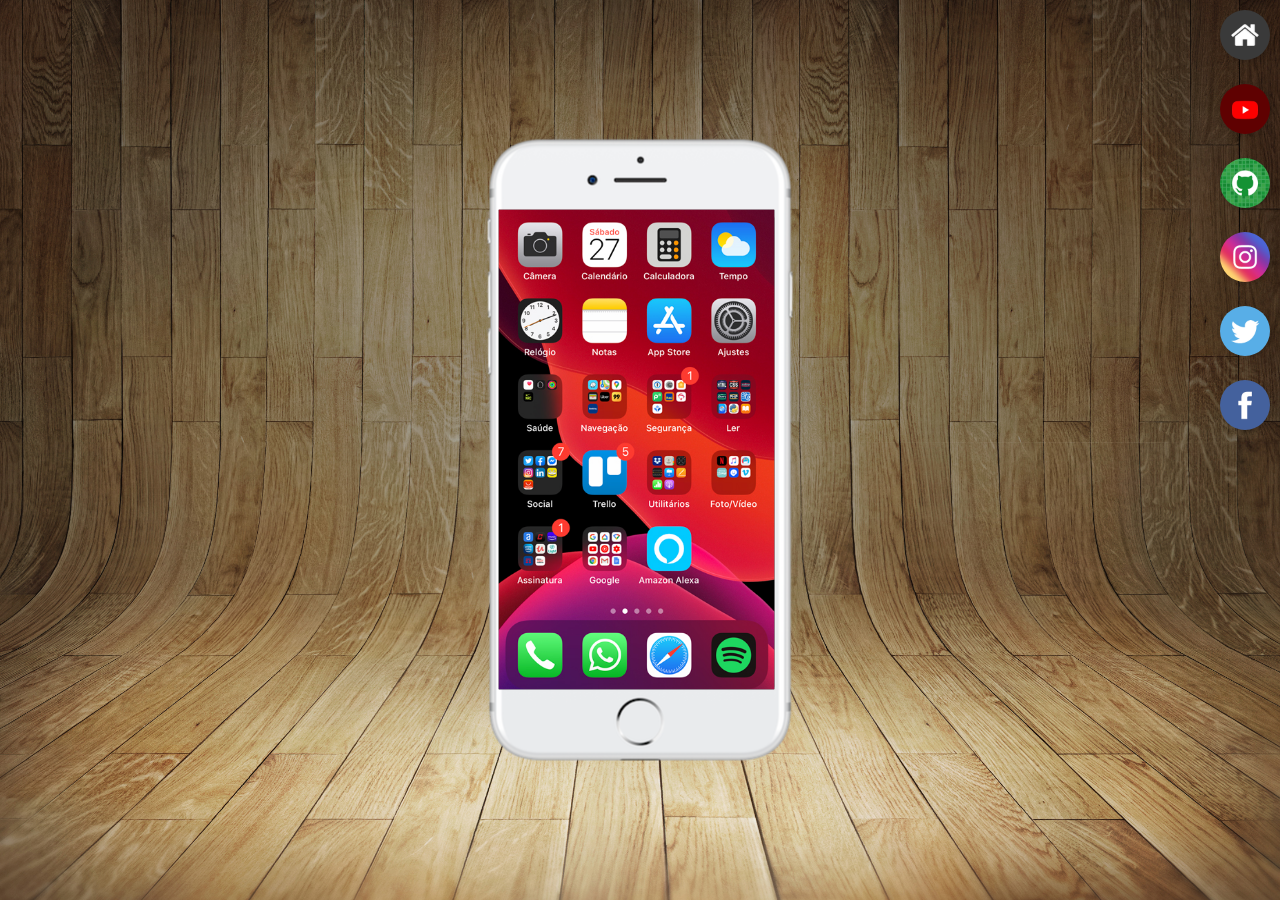
<file: index.html>
<!DOCTYPE html>
<html lang="pt-br">
<head>
    <meta charset="UTF-8">
    <meta http-equiv="X-UA-Compatible" content="IE=edge">
    <meta name="viewport" content="width=device-width, initial-scale=1.0">
    <link rel="shortcut icon" href="favicon.ico" type="image/x-icon">
    <title>Projeto_redes_sociais</title>
    <link rel="stylesheet" href="estilos/style.css">
</head>
<body>
    <main>
        <section id="telefone"> 
         
              <iframe src="home.html" name="tela" id="tela"
              frameborder="0"></iframe>
        </section>
        <section id="redes-sociais">
            <a href="home.html" target="tela"><img src="imagens/logo-home.jpg" alt="home"></a><br>
            <a href="youtube.html" target="tela"><img src="imagens/logo-youtube.jpg" alt="youtube"></a><br>
            <a href="github.html" target="tela"><img src="imagens/logo-github.jpg" alt="github"></a><br>
            <a href="instagram.html" target="tela"><img src="imagens/logo-instagram.jpg" alt="instagram"></a><br>
            <a href="twitter.html" target="tela"><img src="imagens/logo-twitter.jpg" alt="twitter"></a><br>
            <a href="facebook.html" target="tela"><img src="imagens/logo-facebook.jpg" alt="facebook"></a><br>
        </section>
    </main>
</body>
</html>
</file>
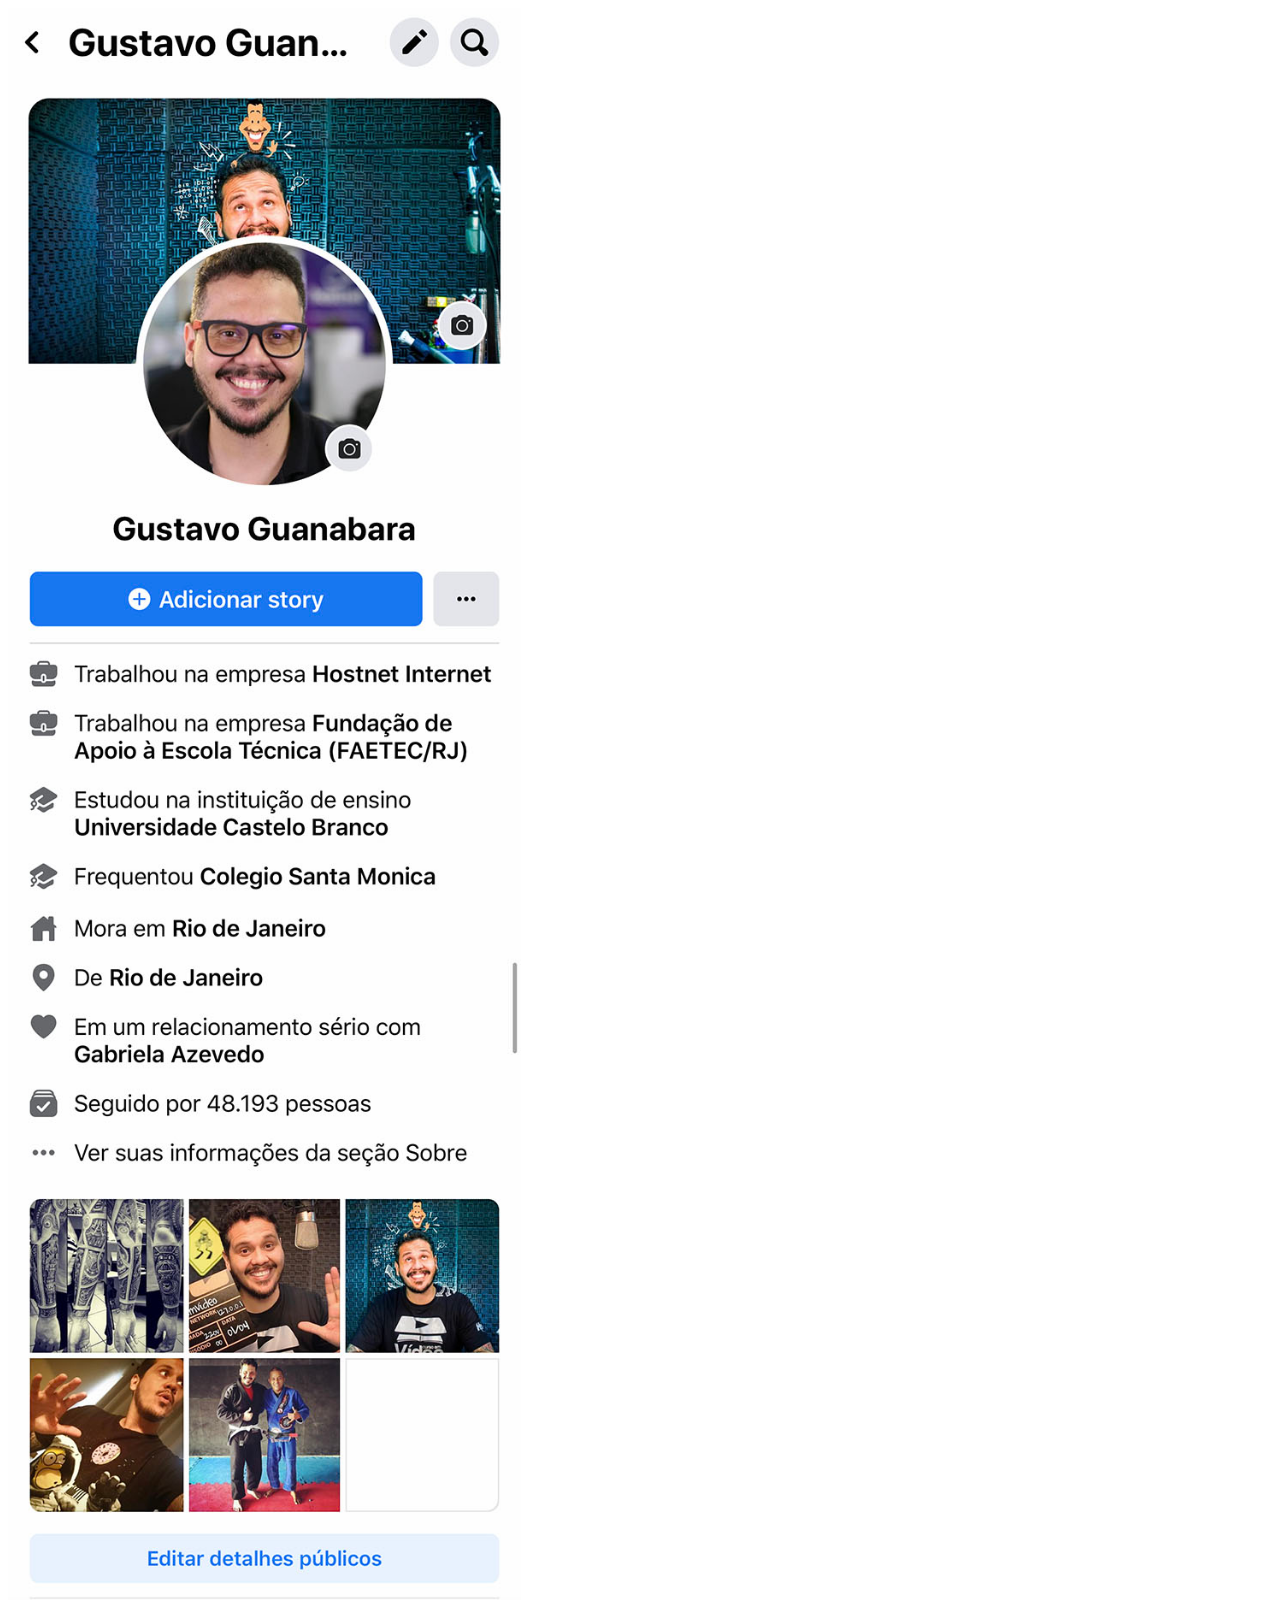
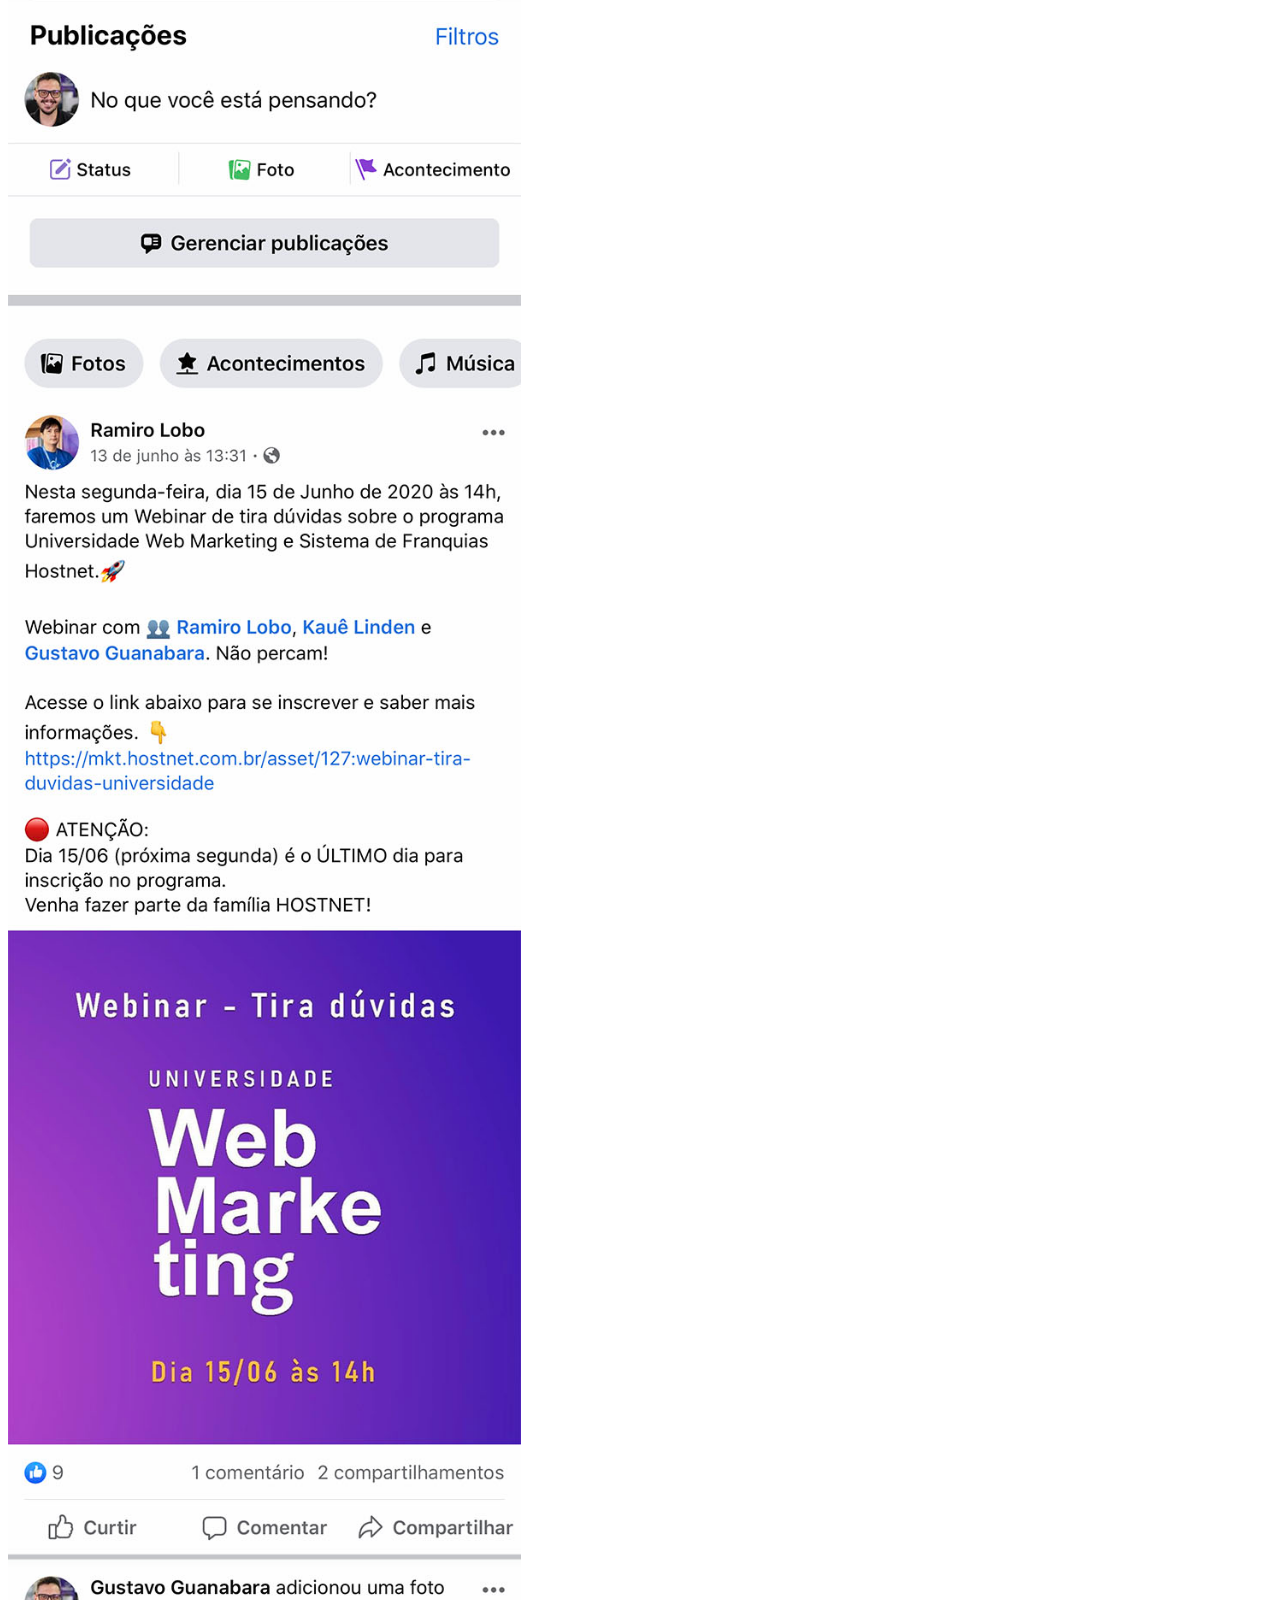
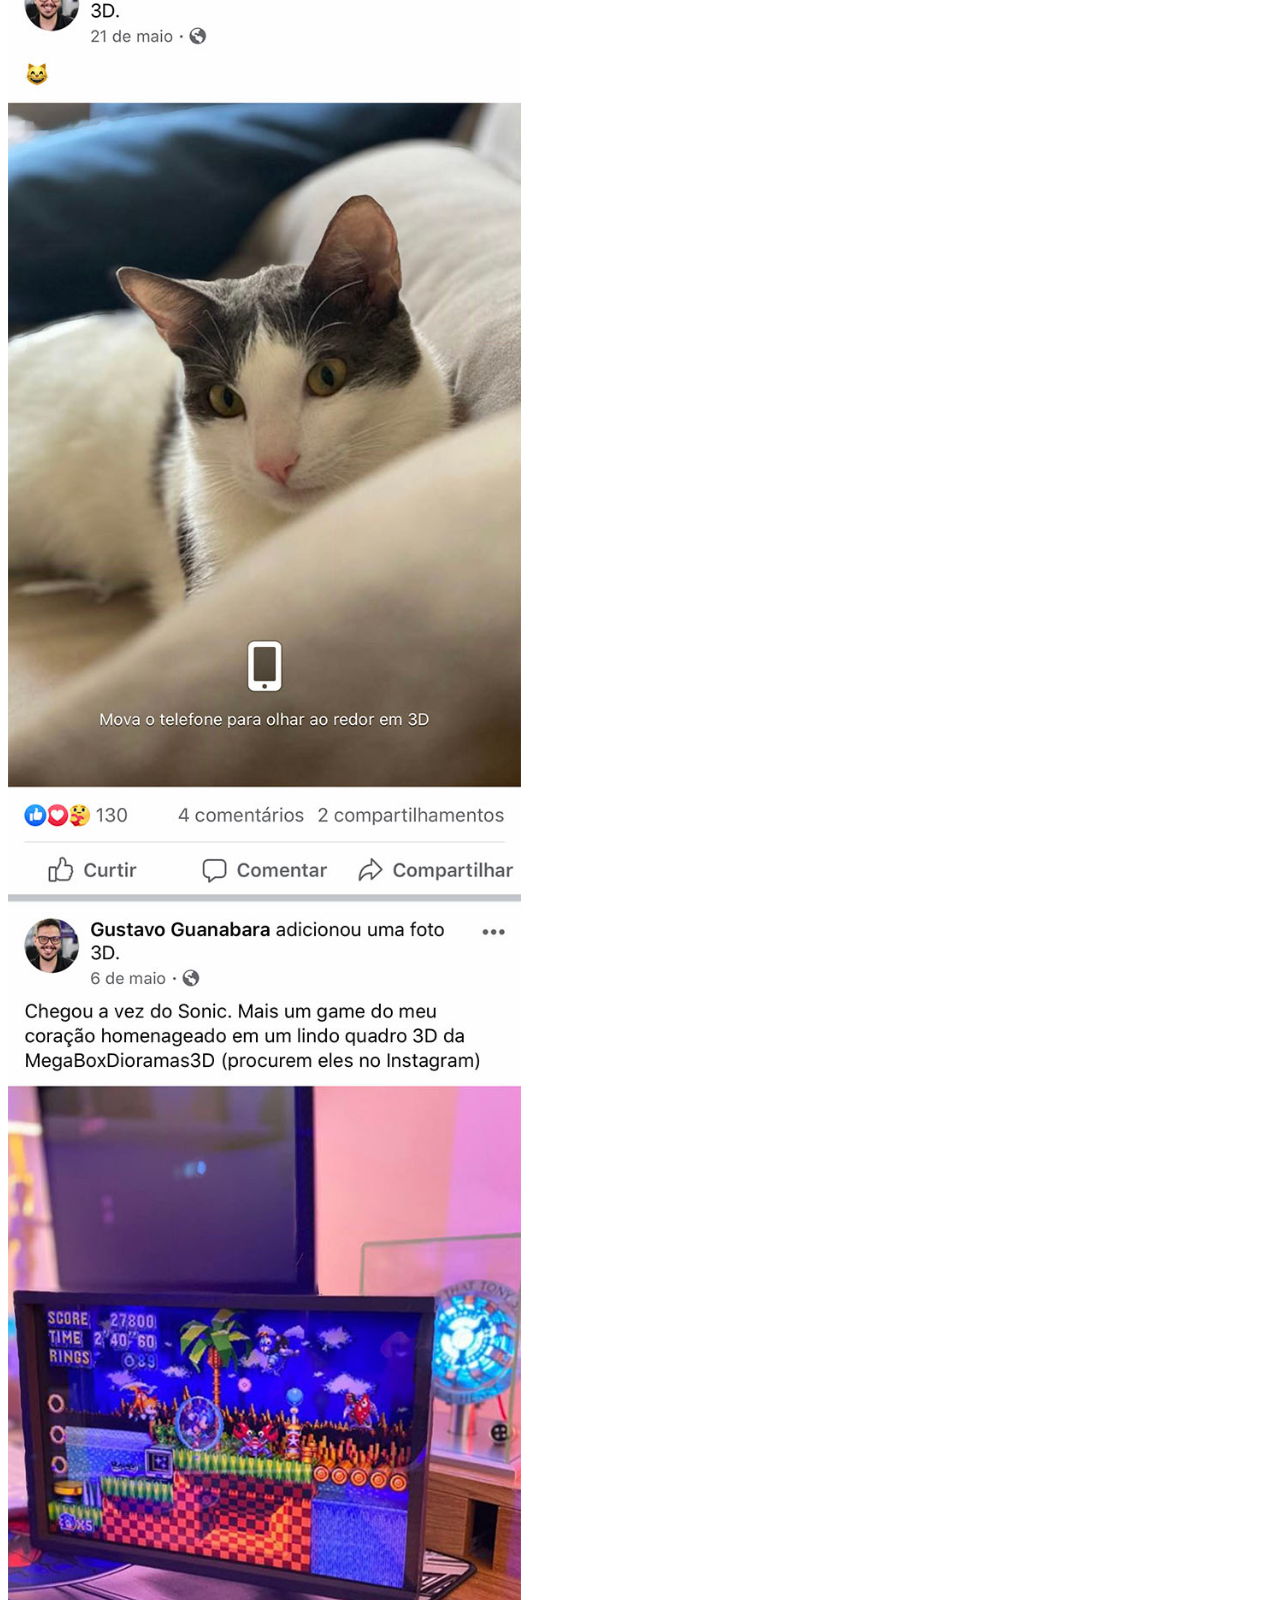
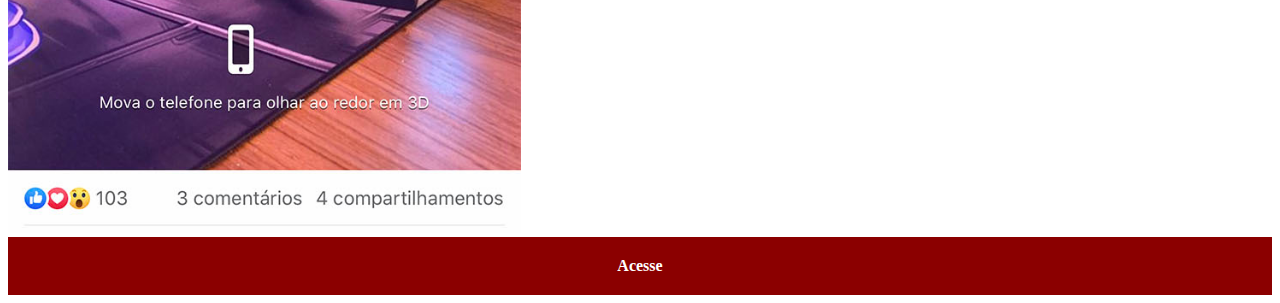
<file: facebook.html>
<!DOCTYPE html>
<html lang="pt-br">
<head>
    <meta charset="UTF-8">
    <meta http-equiv="X-UA-Compatible" content="IE=edge">
    <meta name="viewport" content="width=device-width, initial-scale=1.0">
    <title>facebook</title>
    <link rel="stylesheet" href="estilos/social.css">
</head>
<body>
    <img src="imagens/tela-facebook.jpg" alt="facebook">
    <a href="https://web.facebook.com/gustavoguanabara/?locale=pt_BR&_rdc=1&_rdr" target="_blank">Acesse</a>
</body>
</html>
</file>
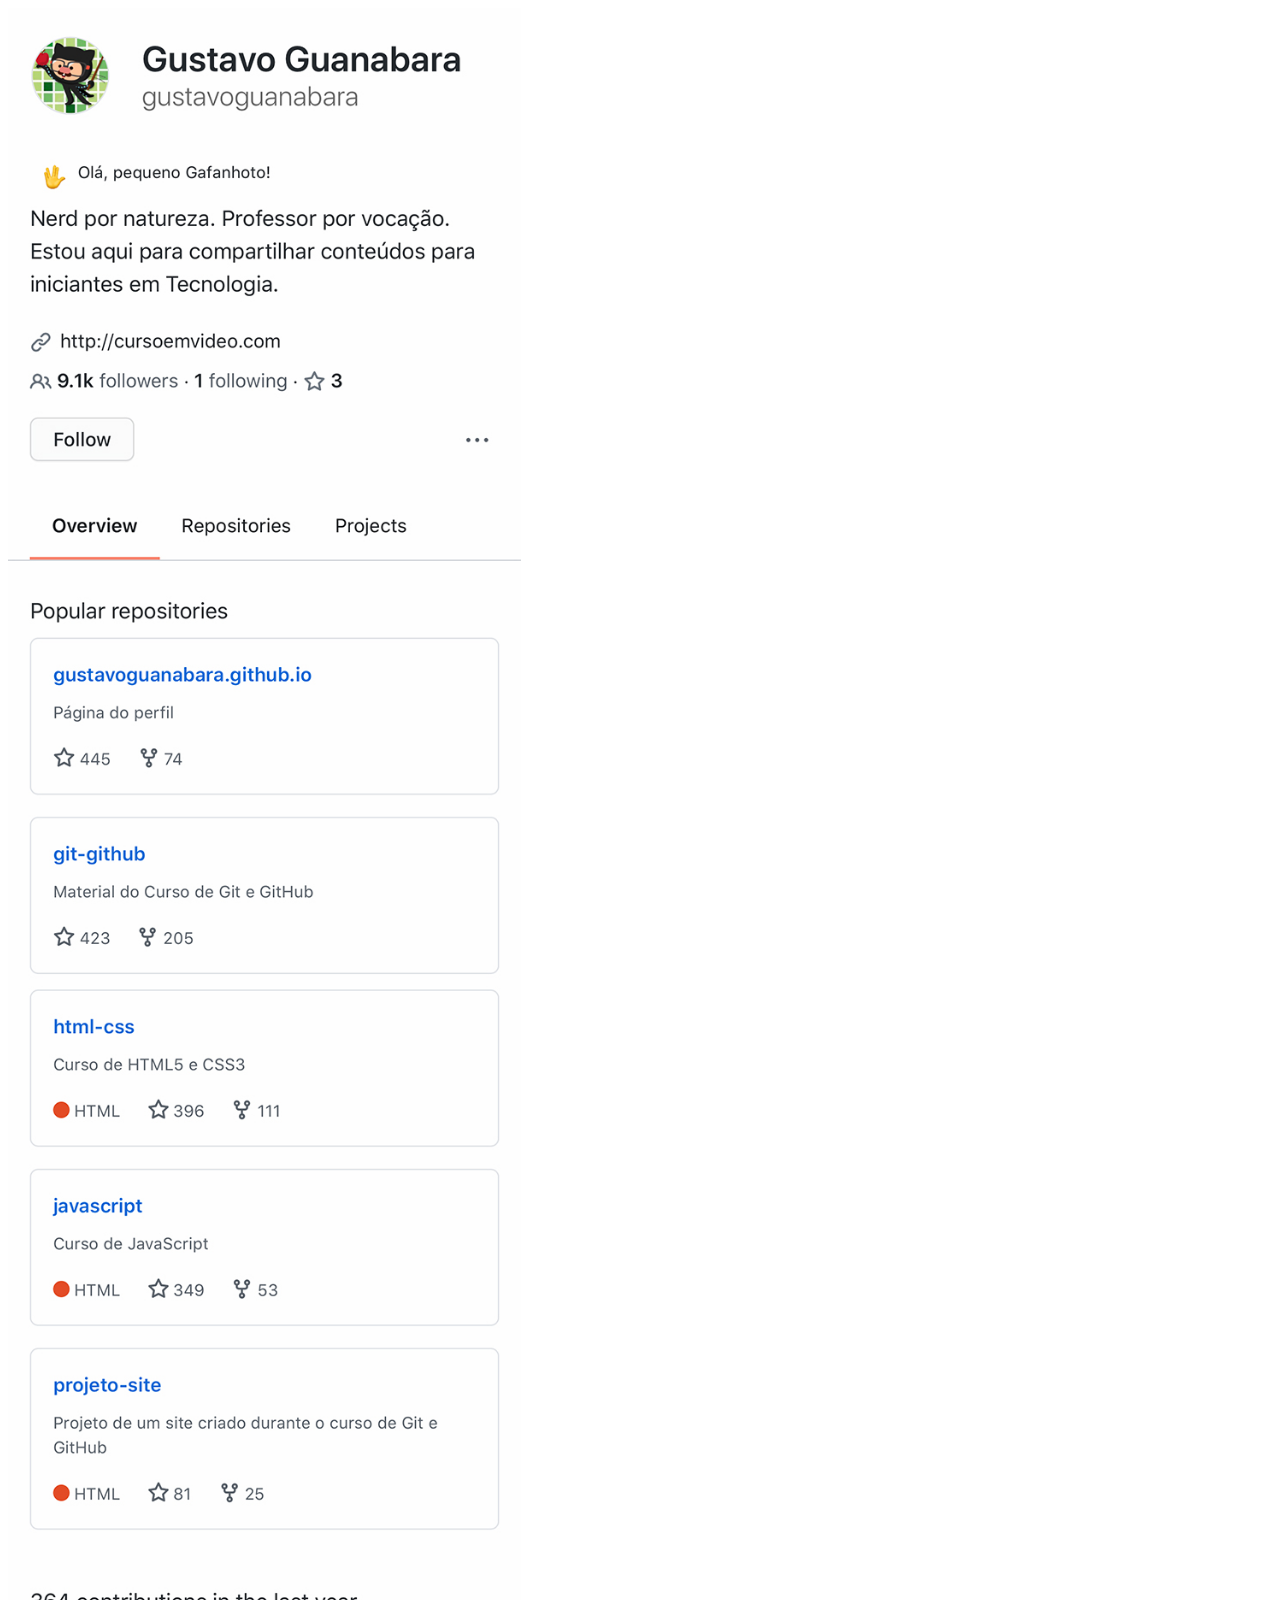
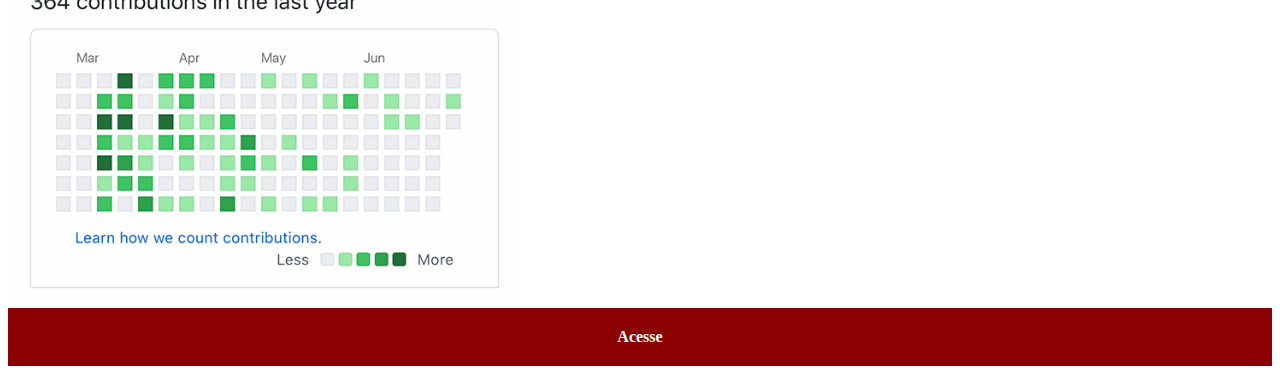
<file: github.html>
<!DOCTYPE html>
<html lang="pt-br">
<head>
    <meta charset="UTF-8">
    <meta http-equiv="X-UA-Compatible" content="IE=edge">
    <meta name="viewport" content="width=device-width, initial-scale=1.0">
    <title>Github</title>
    <link rel="stylesheet" href="estilos/social.css">
</head>
<body>
    <img src="imagens/tela-github.jpg" alt="github">
    <a href="https://gustavoguanabara.github.io/" target="_blank">Acesse</a>
</body>
</html>
</file>
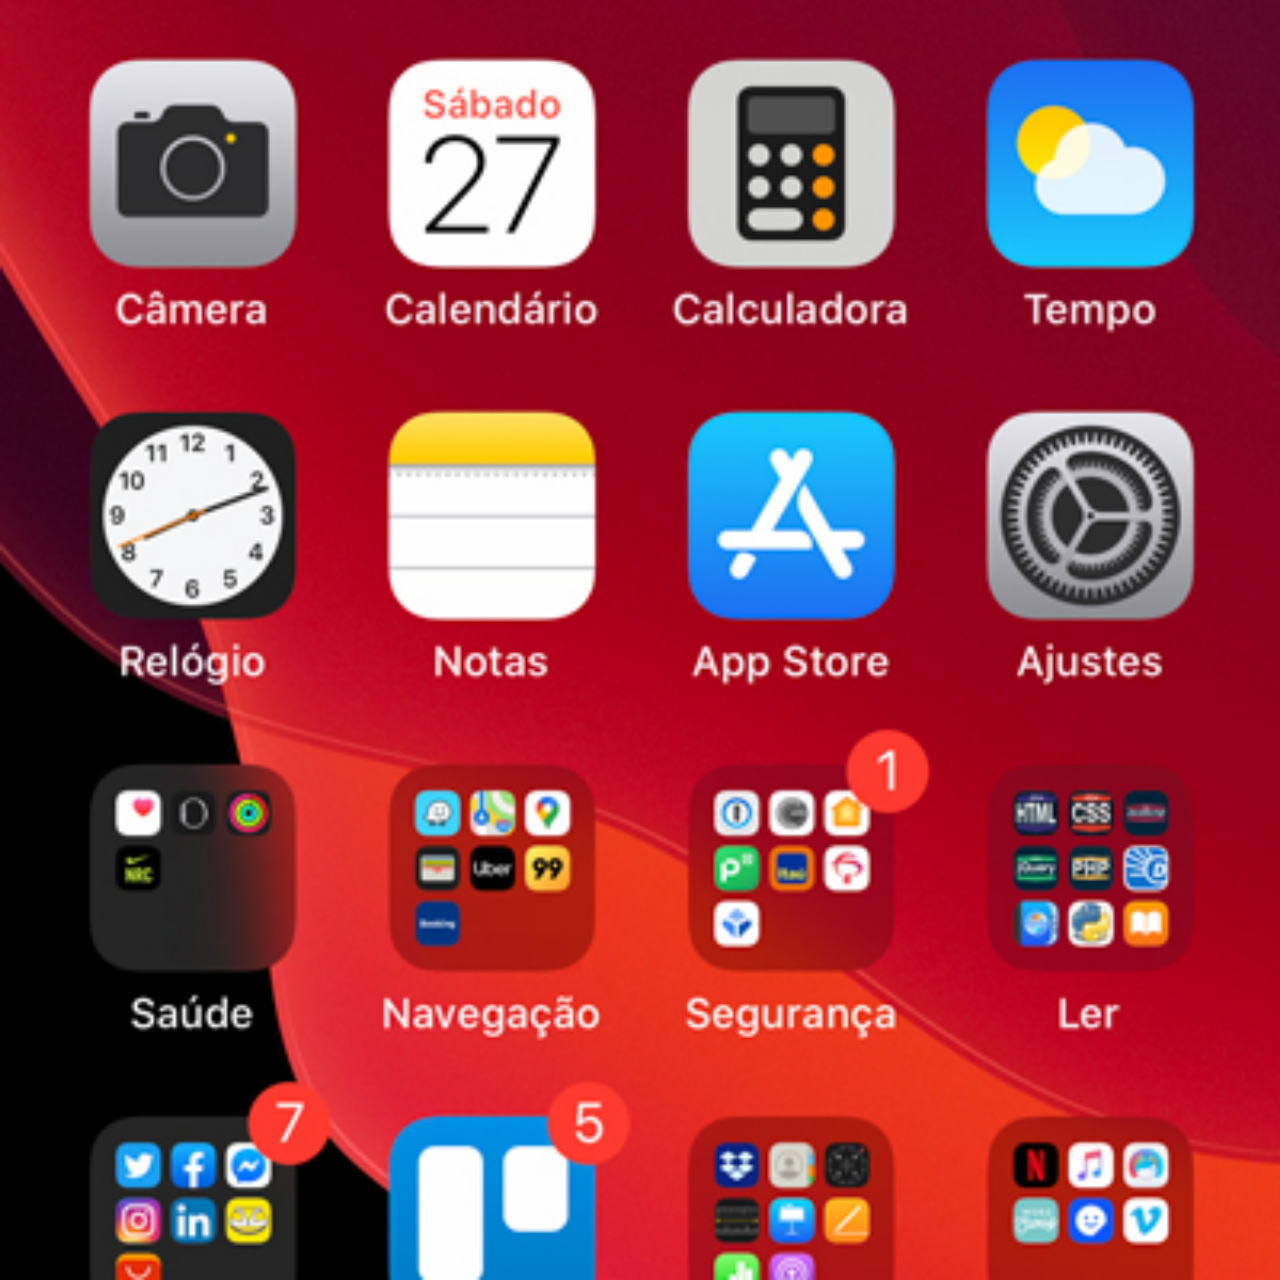
<file: home.html>
<!DOCTYPE html>
<html lang="pt-br">
<head>
    <meta charset="UTF-8">
    <meta http-equiv="X-UA-Compatible" content="IE=edge">
    <meta name="viewport" content="width=device-width, initial-scale=1.0">
    <title>Home</title>
</head>
 <style>
    *{
        margin: 0px;
        padding: 0px;
    }

    body{
        width: 100vw;
        height: 100vw;
        background: black url('imagens/tela-home.jpg') no-repeat top center;
        background-size: cover;
    }
 </style>
<body>
    
</body>
</html>
</file>
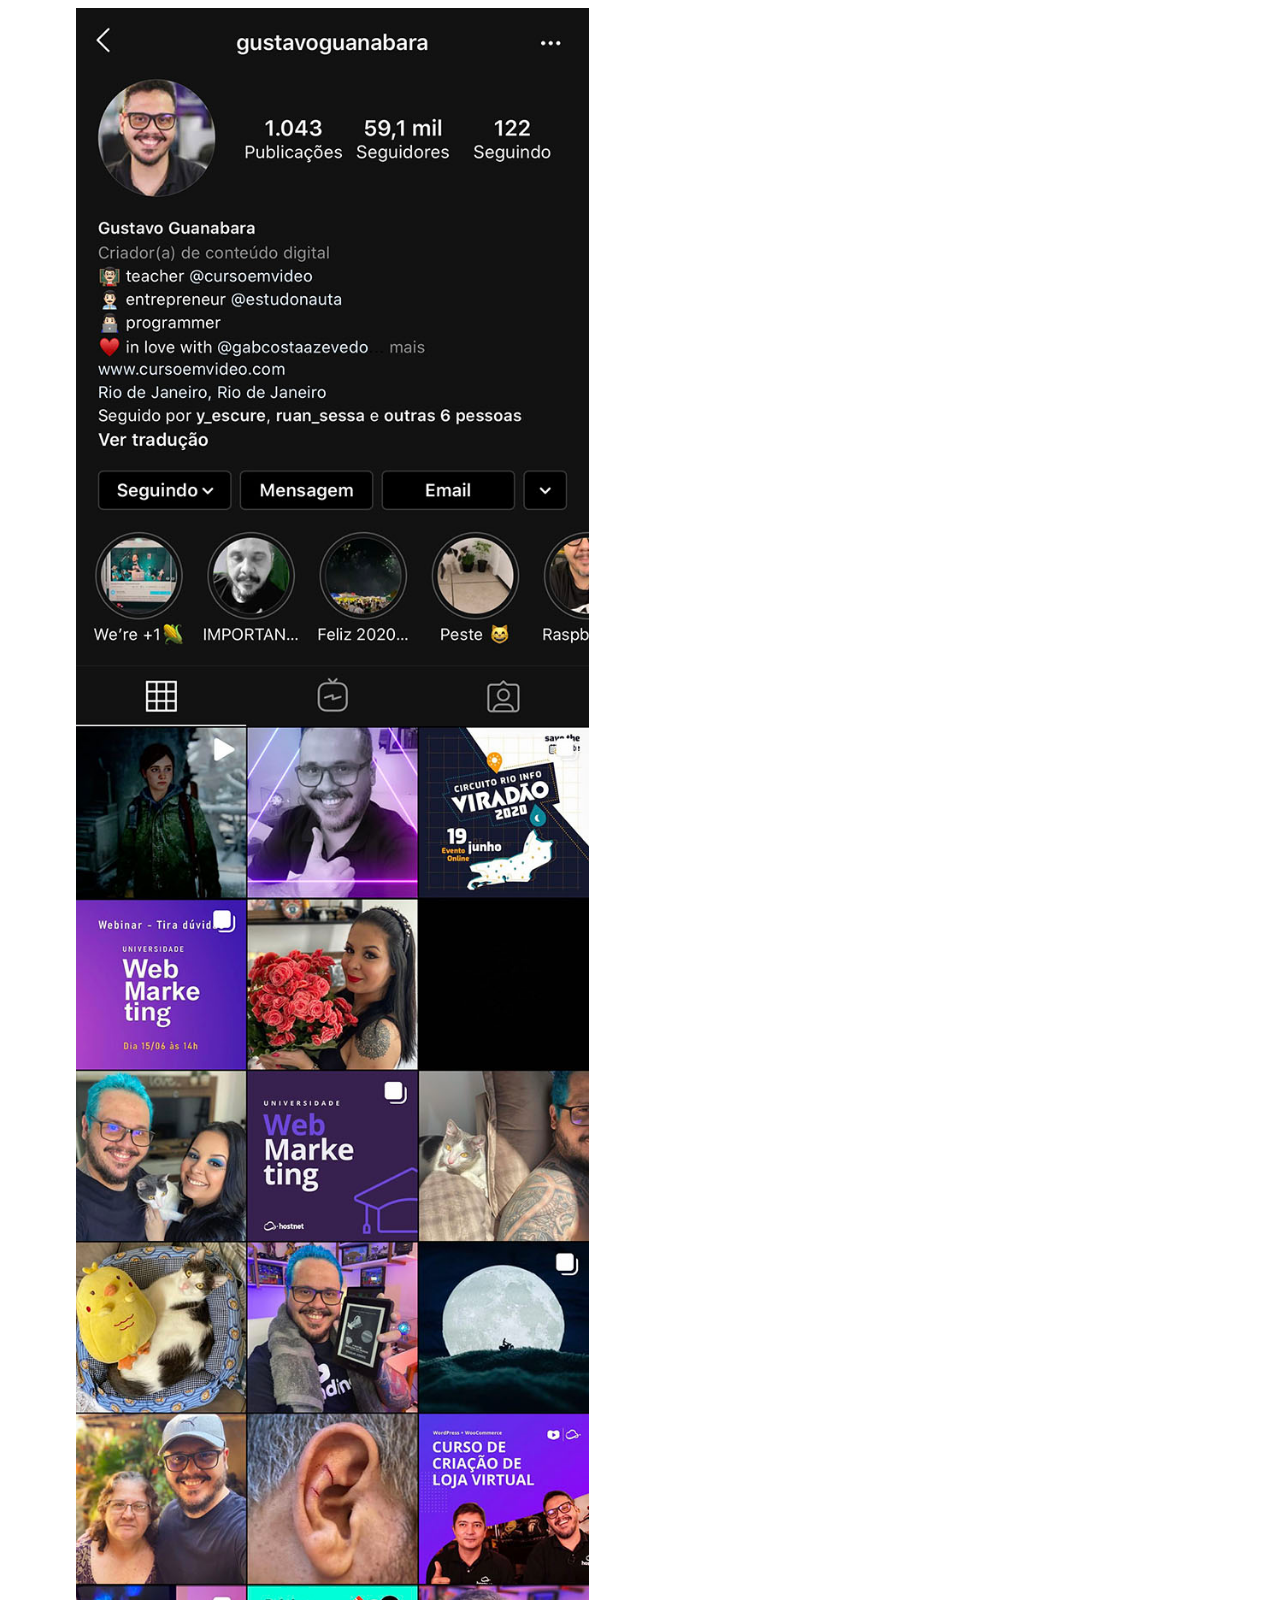
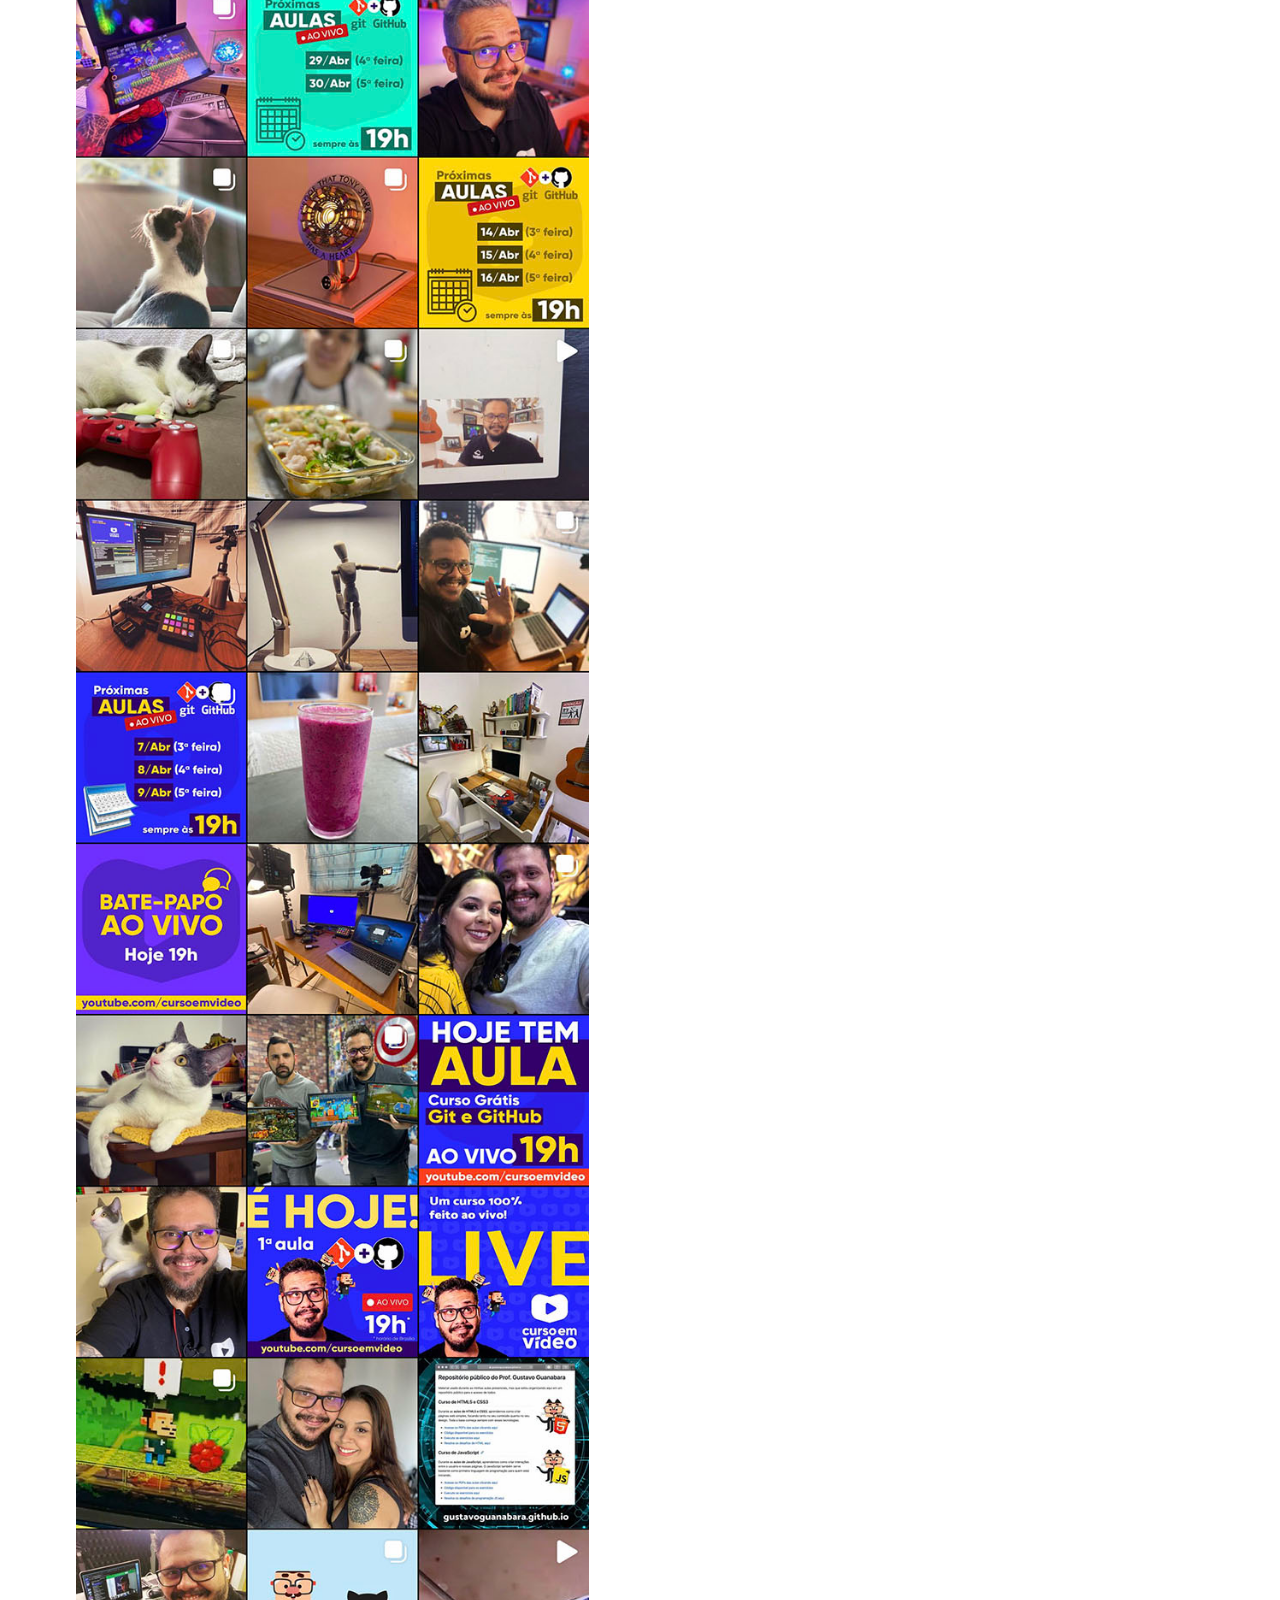
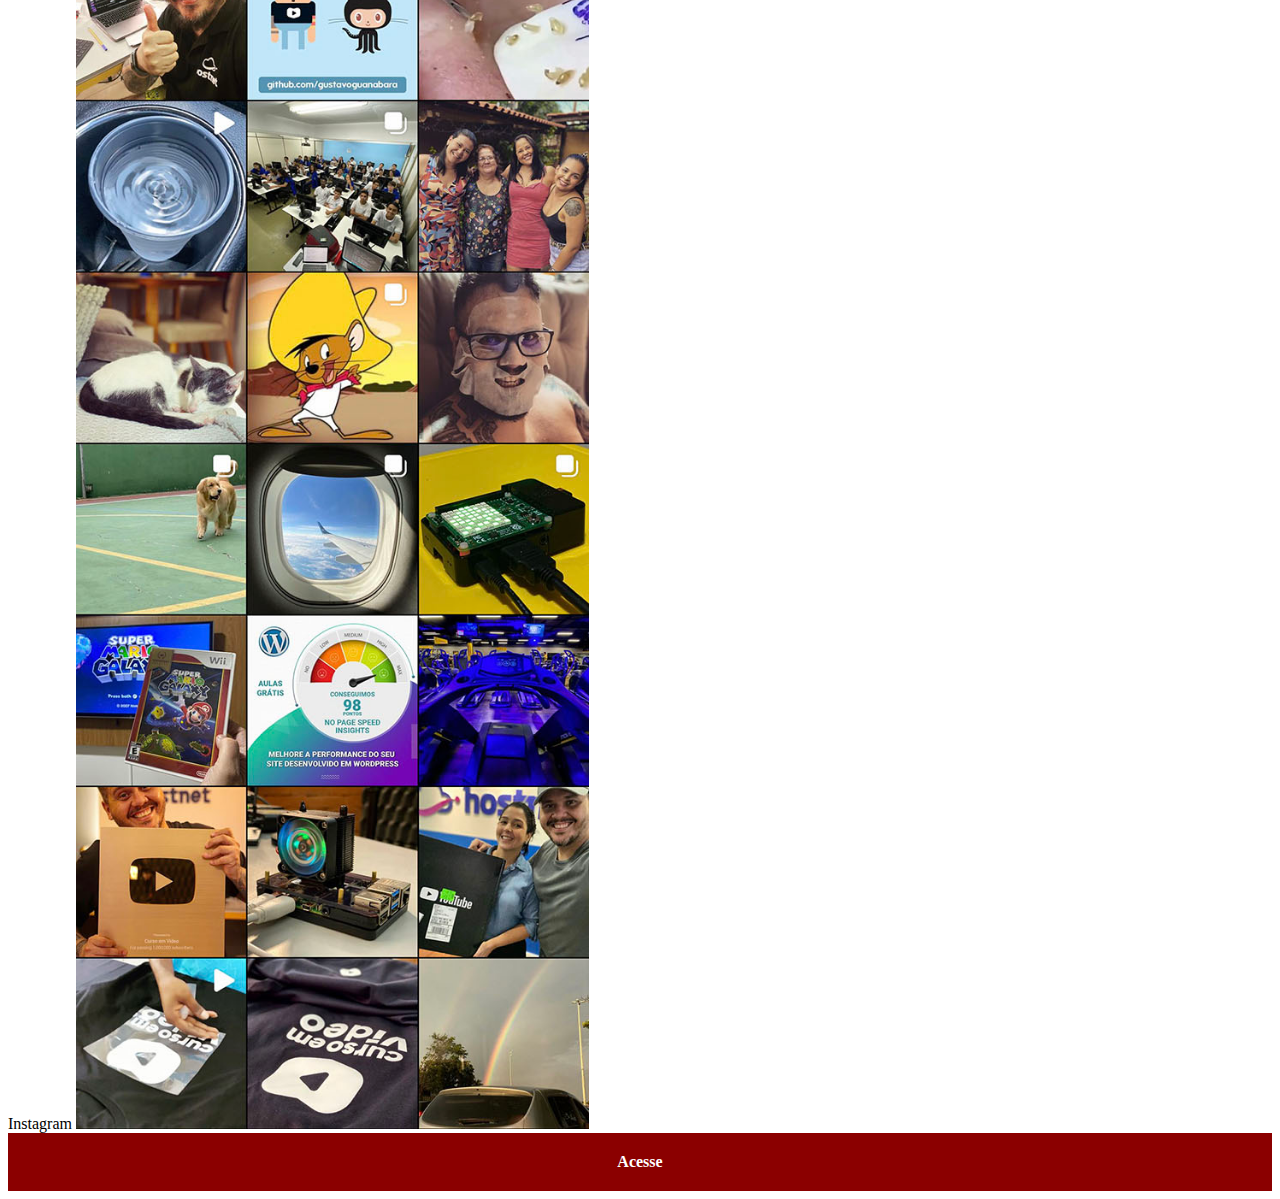
<file: instagram.html>
<!DOCTYPE html>
<html lang="pt-br">
<head>
    <meta charset="UTF-8">
    <meta http-equiv="X-UA-Compatible" content="IE=edge">
    <meta name="viewport" content="width=device-width, initial-scale=1.0">
    <title|>Instagram</title|>
    <link rel="stylesheet" href="estilos/social.css">
</head>
<body>
    <img src="imagens/tela-instagram.jpg" alt="Instagram">
    <a href="https://www.instagram.com/gustavoguanabara/" target="_blank">Acesse</a>
</body>
</html>
</file>
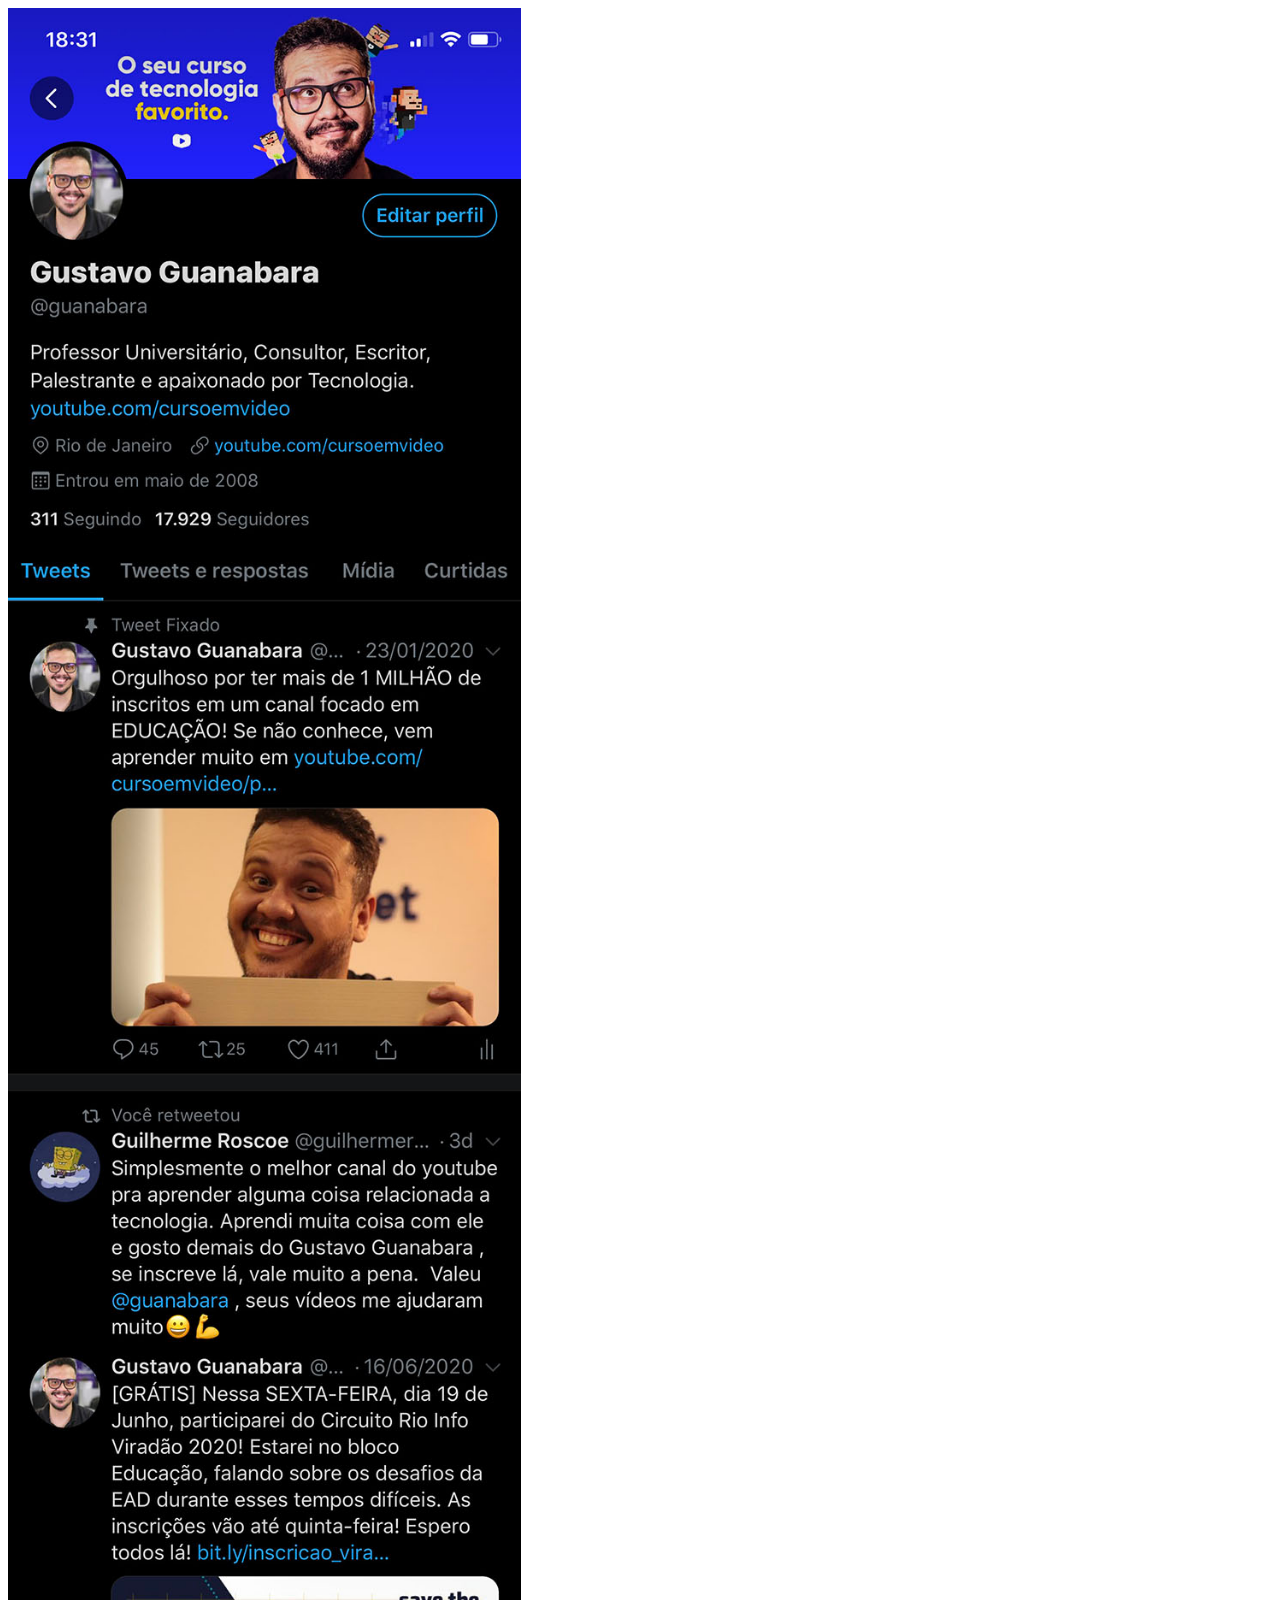
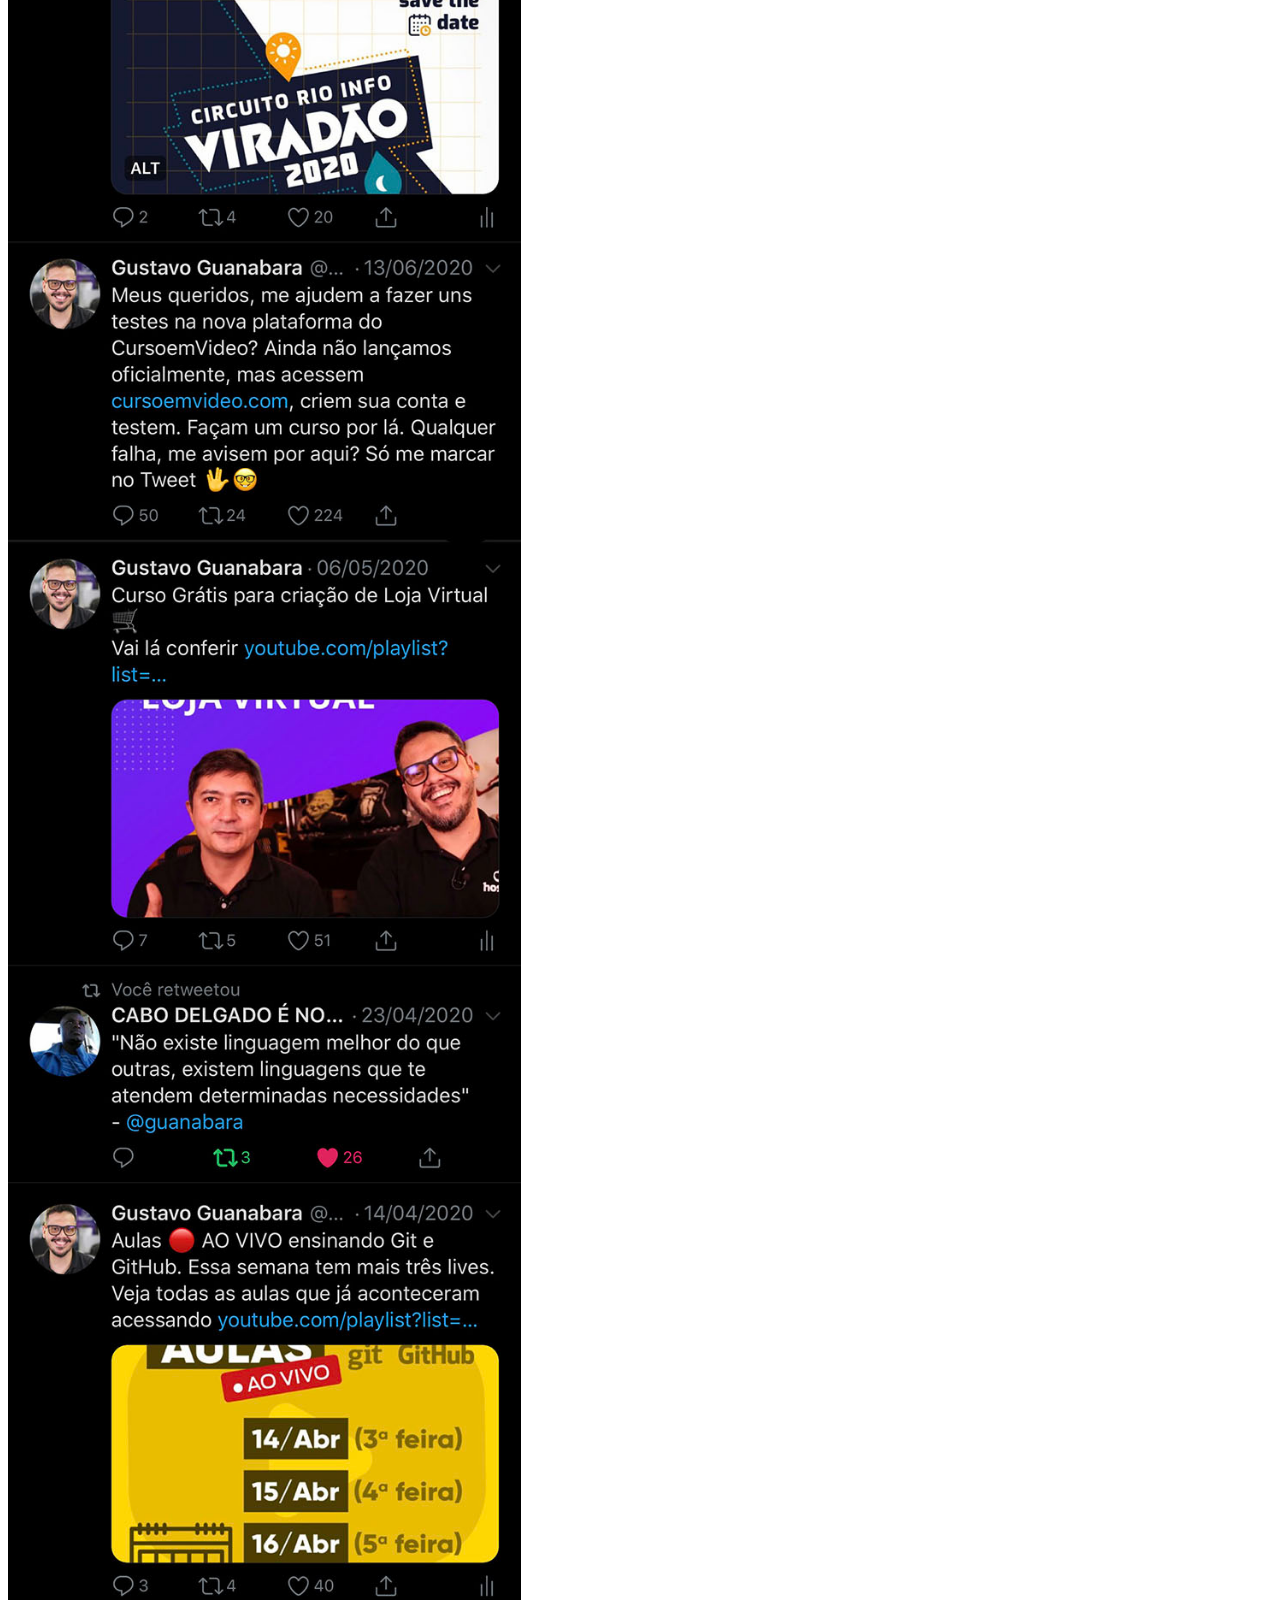
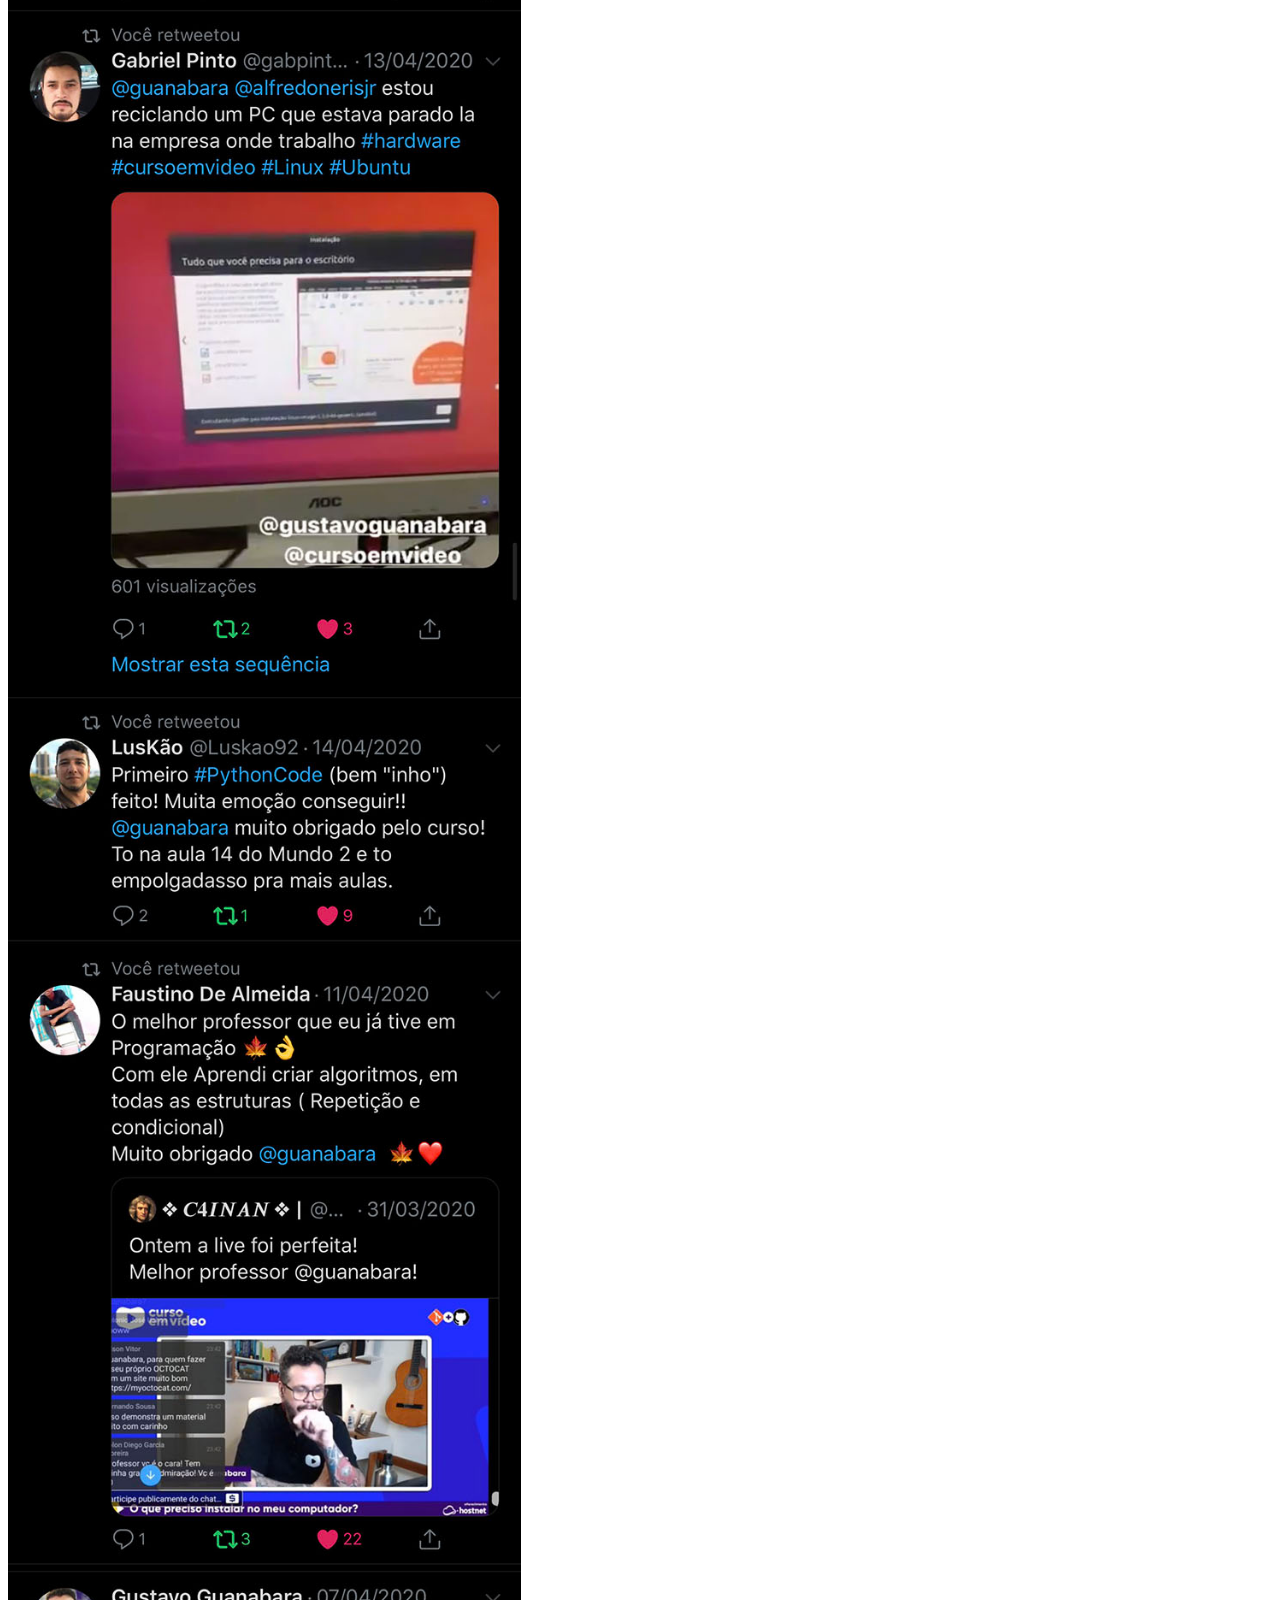
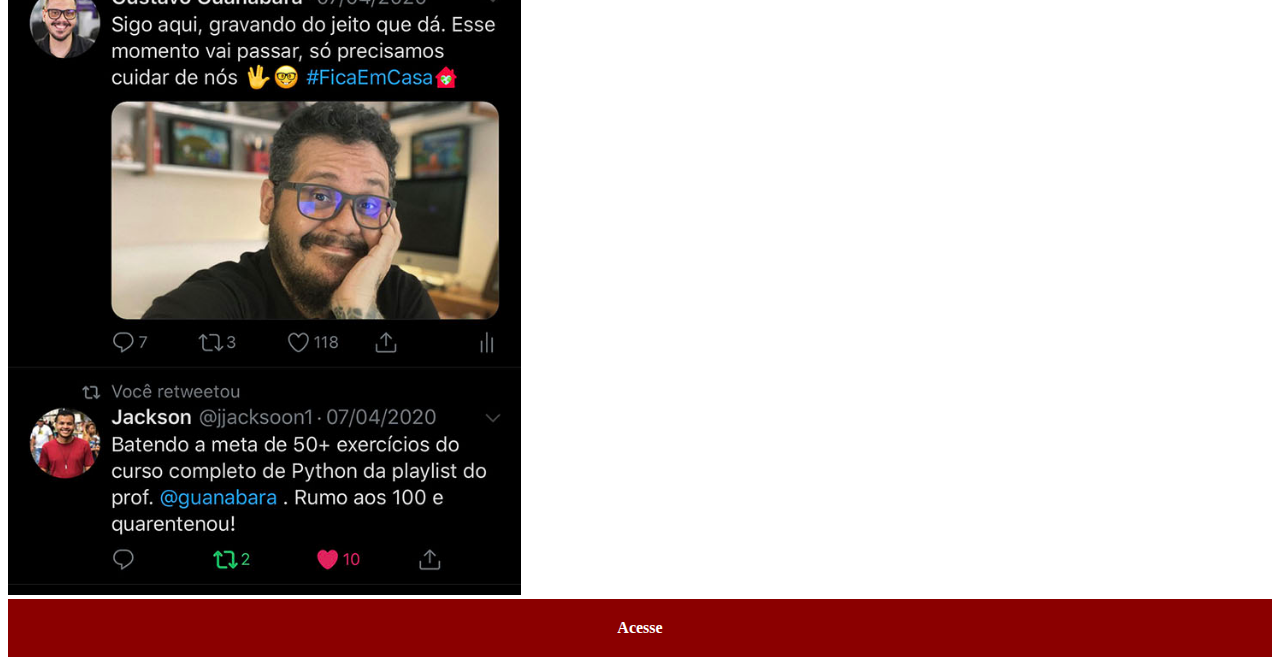
<file: twitter.html>
<!DOCTYPE html>
<html lang="pt-br">
<head>
    <meta charset="UTF-8">
    <meta http-equiv="X-UA-Compatible" content="IE=edge">
    <meta name="viewport" content="width=device-width, initial-scale=1.0">
    <title>twitter</title>
    <link rel="stylesheet" href="estilos/social.css">
</head>
<body>
    <img src="imagens/tela-twitter.jpg" alt="twitter">
    <a href="https://twitter.com/guanabara" target="_blank
    ">Acesse</a>
</body>
</html>
</file>
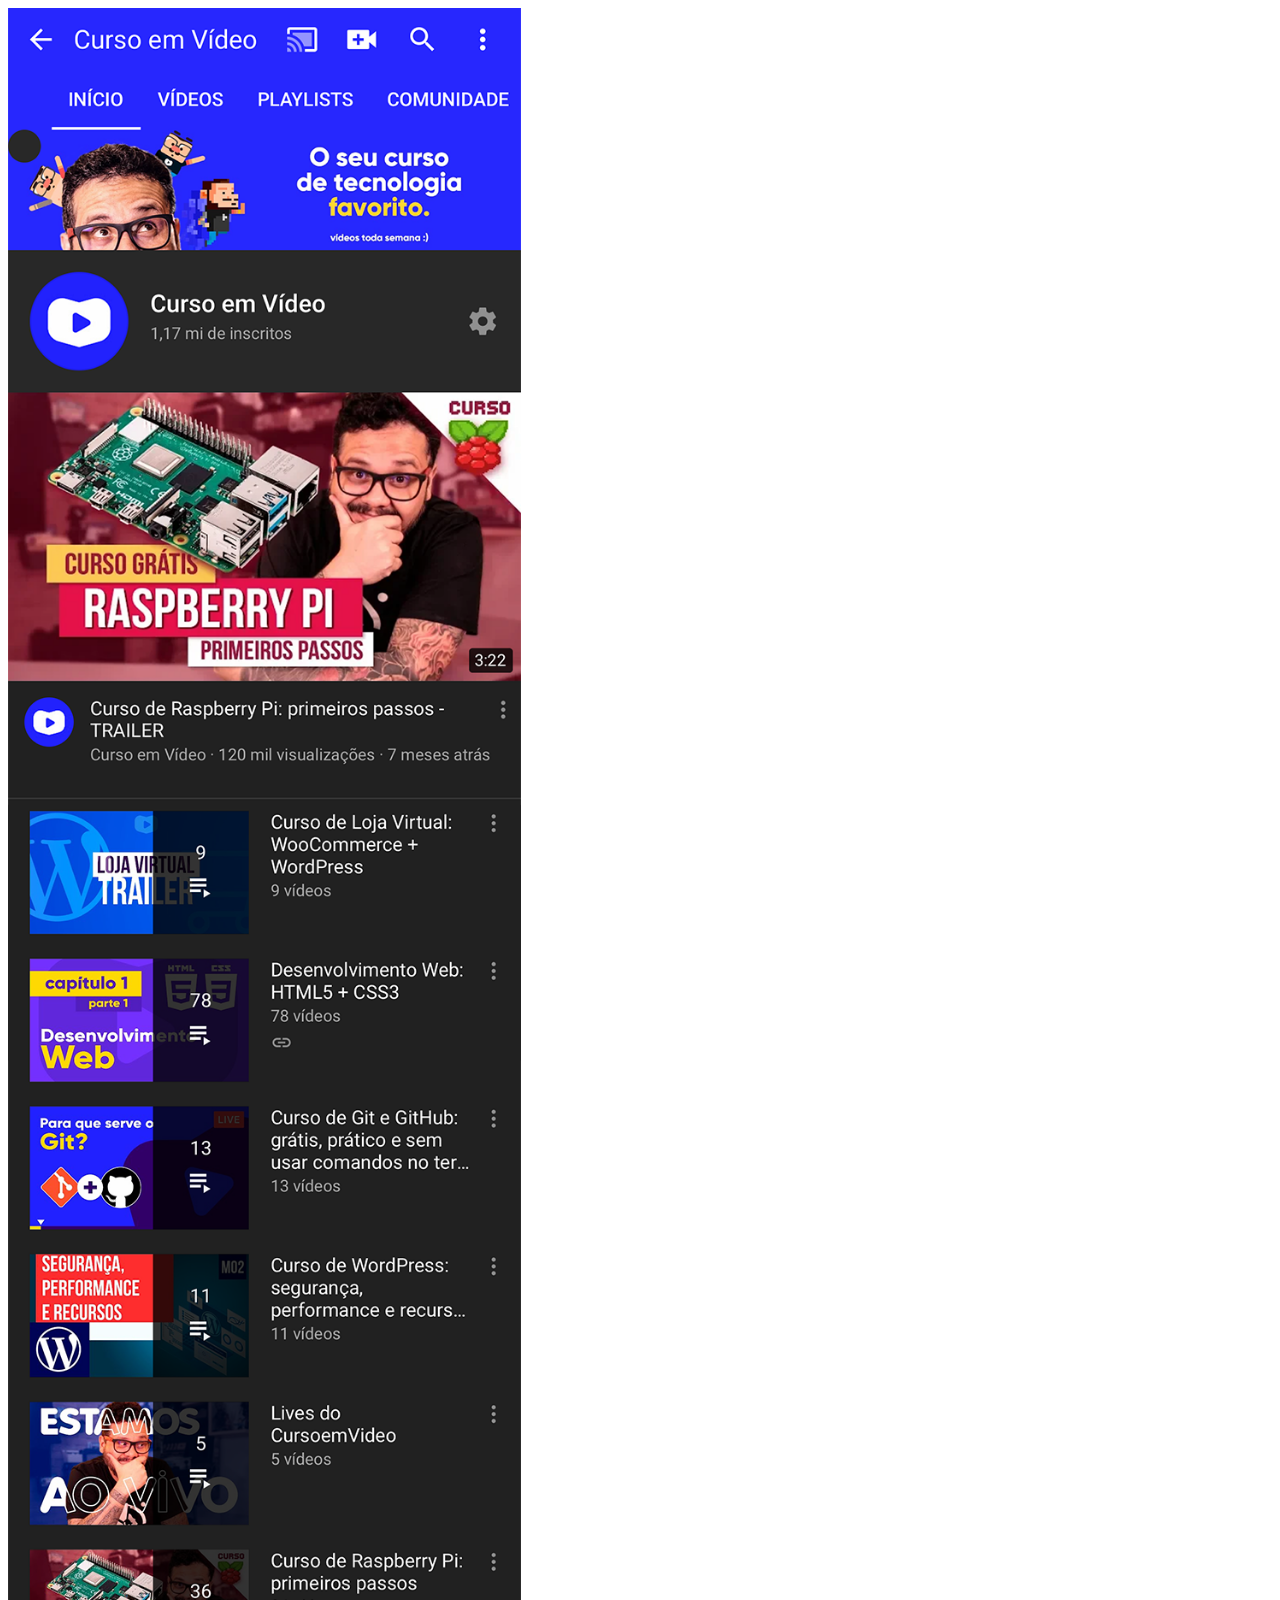
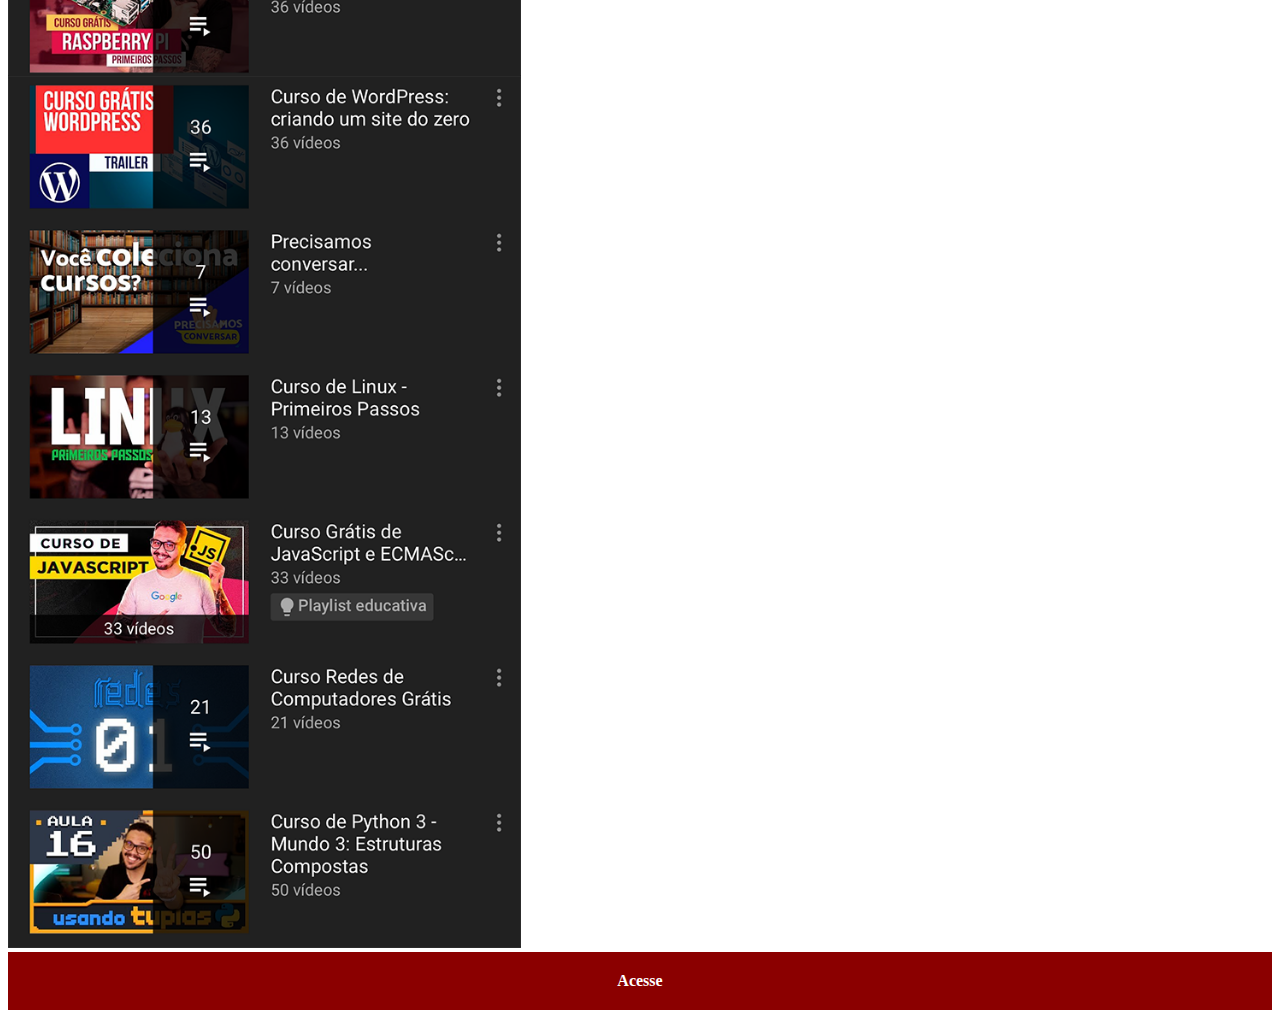
<file: youtube.html>
<!DOCTYPE html>
<html lang="pt-br">
<head>
    <meta charset="UTF-8">
    <meta http-equiv="X-UA-Compatible" content="IE=edge">
    <meta name="viewport" content="width=device-width, initial-scale=1.0">
    <title>Youtube</title>
    <link rel="stylesheet" href="estilos/social.css">
</head>
<body>
    <img src="imagens/tela-youtube.png " alt="Youtube">
    <a href="https://www.youtube.com/@CursoemVideo" target="_blank">Acesse</a>
</body>
</html>
</file>
<file: estilos/style.css>
@charset "UTF-8";

*{
    margin:0px;
    padding:0px;
    font-family: Arial, Helvetica, sans-serif;
}

html,body{
    height: 100hv;
    width: 100hv;
 }

body{
    background: url('../imagens/fundo-madeira.jpg') 
    no-repeat top left;
    background-size: cover;  
    background-attachment: fixed;
}

main{
    position: relative;
    height: 100vh;   
}

section#telefone{
    position: absolute;
    top: 50%;
    left: 50%;
    transform: translate(-50%, -50%);

    height: 627px;
    width: 311px;
    background: url('../imagens/frame-iphone.png') 
    no-repeat;
}

iframe#tela{
    position: relative;
    top: 73px ;
    left: 14px;
    width: 276px;
    height: 480px;
}

section#redes-sociais{
    text-align:right;
}

section#redes-sociais img{
    width: 50px;
    margin: 10px;
    border-radius: 50%;
    box-shadow: 2px 2px 5px rgba(0, 0, 0, 0.158);
    box-sizing: border-box;
}

section#redes-sociais img:hover {
    border: 2px solid rgba(255, 255, 255, 0.651);
    transform: translate(-3px,-3px);
    box-shadow: 5px 5px 10px rgba(0, 0, 0, 0.603) ;
    transition: transforme 0.5s, border 0.5s;
}
</file>
<file: estilos/social.css>
@charset "UTF-8"

*{
    margin: 0px;
    padding: 0px;
 }

 body{
    padding: -10px;
 }

 ::-webkit-scrollbar{
     width: 0px;
     height: 0px;
 }

 img{
     width: 57vh;
 }
 a{
    display: block;
    background-color: darkred;
    color: white;
    padding: 20px;
    text-align: center;
    font-weight: bolder;
    text-decoration: none;
 
 }

 a:hover{
    background-color: red;
 }
</file>
